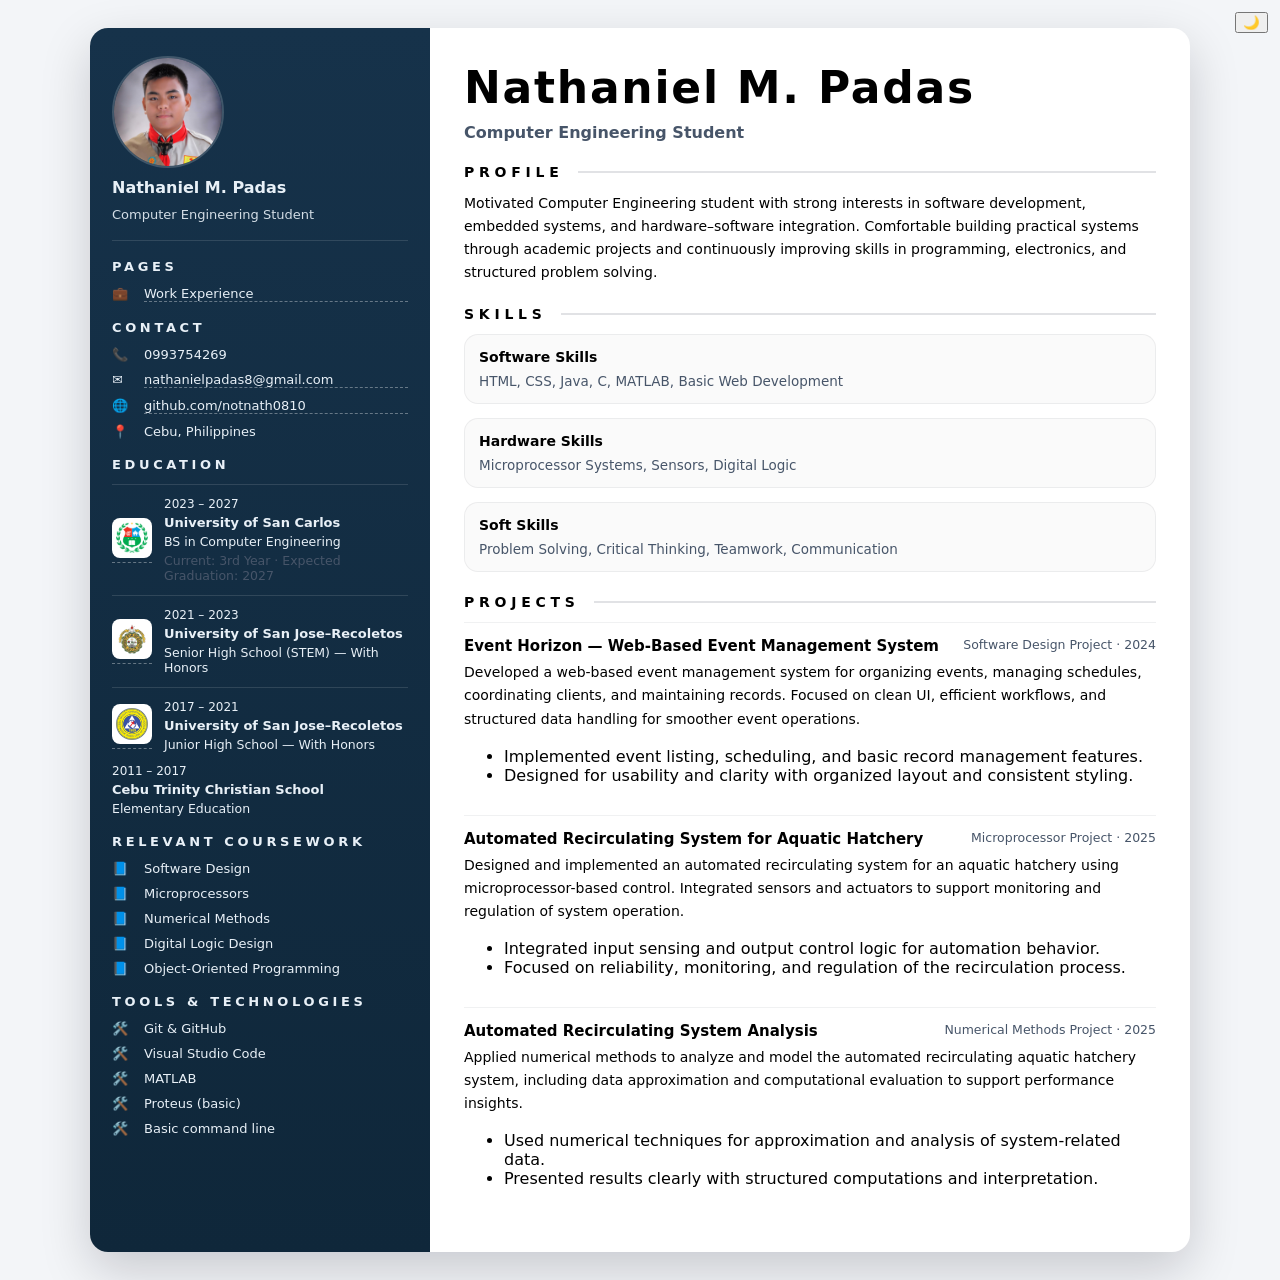
<file: index.html>
<!DOCTYPE html>
<html lang="en">
<head>
  <meta charset="UTF-8" />
  <meta name="viewport" content="width=device-width, initial-scale=1.0"/>
  <title>Nathaniel M. Padas | Resume</title>
  <link rel="stylesheet" href="style.css" />
</head>
<body>
<button id='darkModeToggle' style='position:fixed;top:12px;right:12px;z-index:999;'>🌙</button>

<main class="page">
  <!-- SIDEBAR -->
  <aside class="sidebar">
    <div class="photo-block">
      <img class="avatar-img" src="profile.jpg" alt="Profile photo of Nathaniel M. Padas" />
      <p class="sidebar-name">Nathaniel M. Padas</p>
      <p class="sidebar-role">Computer Engineering Student</p>
    </div>


    <section class="side-section">
      <h2 class="side-title">Pages</h2>
      <ul class="side-list">
        <li class="side-item"><span class="ico">💼</span><a href="experience.html">Work Experience</a></li>
      </ul>
    </section>


    <section class="side-section">
      <h2 class="side-title">Contact</h2>
      <ul class="side-list">
        <li class="side-item"><span class="ico">📞</span><span>0993754269</span></li>
        <li class="side-item"><span class="ico">✉️</span><a href="mailto:nathanielpadas8@gmail.com">nathanielpadas8@gmail.com</a></li>
        <li class="side-item"><span class="ico">🌐</span><a href="https://github.com/notnath0810" target="_blank" rel="noreferrer">github.com/notnath0810</a></li>
        <li class="side-item"><span class="ico">📍</span><span>Cebu, Philippines</span></li>
      </ul>
    </section>

    <section class="side-section">
      <h2 class="side-title">Education</h2>
      <div class="edu">
  <div class="edu-flex">
    <a href="https://usc.edu.ph" target="_blank" class="edu-logo-wrap" data-name="University of San Carlos">
      <img src="usc.png" class="edu-logo">
    </a>
    <div>
        <p class="edu-year">2023 – 2027</p>
        <p class="edu-school">University of San Carlos</p>
        <p class="edu-detail">BS in Computer Engineering</p>
        <p class="edu-detail muted">Current: 3rd Year · Expected Graduation: 2027</p>
      </div></div></div>
      <div class="edu">
  <div class="edu-flex">
    <a href="https://usjr.edu.ph" target="_blank" class="edu-logo-wrap" data-name="University of San Jose–Recoletos">
      <img src="usjr.png" class="edu-logo">
    </a>
    <div>
        <p class="edu-year">2021 – 2023</p>
        <p class="edu-school">University of San Jose–Recoletos</p>
        <p class="edu-detail">Senior High School (STEM) — With Honors</p>
      </div></div></div>
      <div class="edu">
  <div class="edu-flex">
    <a href="#" class="edu-logo-wrap" data-name="Cebu Trinity Christian School">
      <img src="ctcs.png" class="edu-logo">
    </a>
    <div>
        <p class="edu-year">2017 – 2021</p>
        <p class="edu-school">University of San Jose–Recoletos</p>
        <p class="edu-detail">Junior High School — With Honors</p>
      </div></div></div>
      
        <p class="edu-year">2011 – 2017</p>
        <p class="edu-school">Cebu Trinity Christian School</p>
        <p class="edu-detail">Elementary Education</p>
      </div>
    </section>

    <!-- Relevant Coursework -->
    <section class="side-section">
      <h2 class="side-title">Relevant Coursework</h2>
      <ul class="side-list">
        <li class="side-item"><span class="ico">📘</span>Software Design</li>
        <li class="side-item"><span class="ico">📘</span>Microprocessors</li>
        <li class="side-item"><span class="ico">📘</span>Numerical Methods</li>
        <li class="side-item"><span class="ico">📘</span>Digital Logic Design</li>
        <li class="side-item"><span class="ico">📘</span>Object-Oriented Programming</li>
      </ul>
    </section>

    <!-- Tools & Technologies -->
    <section class="side-section">
      <h2 class="side-title">Tools &amp; Technologies</h2>
      <ul class="side-list">
        <li class="side-item"><span class="ico">🛠️</span>Git &amp; GitHub</li>
        <li class="side-item"><span class="ico">🛠️</span>Visual Studio Code</li>
        <li class="side-item"><span class="ico">🛠️</span>MATLAB</li>
        <li class="side-item"><span class="ico">🛠️</span>Proteus (basic)</li>
        <li class="side-item"><span class="ico">🛠️</span>Basic command line</li>
      </ul>
    </section>
  </aside>

  <!-- CONTENT -->
  <section class="content">
    <header class="header">
      <h1 class="name" id="typing"></h1>
      <p class="headline">Computer Engineering Student</p>
    </header>

    <section class="block">
      <div class="block-head">
        <h2>Profile</h2>
        <div class="rule"></div>
      </div>
      <p class="para">
        Motivated Computer Engineering student with strong interests in software development,
        embedded systems, and hardware–software integration. Comfortable building practical systems
        through academic projects and continuously improving skills in programming, electronics,
        and structured problem solving.
      </p>
    </section>

    <section class="block">
      <div class="block-head">
        <h2>Skills</h2>
        <div class="rule"></div>
      </div>
      <div class="skills-grid">
        <div class="skill-group">
          <h3 class="skill-group-title">Software Skills</h3>
          <p class="skill-line">HTML, CSS, Java, C, MATLAB, Basic Web Development</p>
        </div>
        <div class="skill-group">
          <h3 class="skill-group-title">Hardware Skills</h3>
          <p class="skill-line">Microprocessor Systems, Sensors, Digital Logic</p>
        </div>
        <div class="skill-group">
          <h3 class="skill-group-title">Soft Skills</h3>
          <p class="skill-line">Problem Solving, Critical Thinking, Teamwork, Communication</p>
        </div>
      </div>
    </section>

    <section class="block">
      <div class="block-head">
        <h2>Projects</h2>
        <div class="rule"></div>
      </div>

      <article class="project">
        <div class="project-top">
          <h3 class="project-title">Event Horizon — Web-Based Event Management System</h3>
          <span class="project-date muted">Software Design Project · 2024</span>
        </div>
        <p class="para">
          Developed a web-based event management system for organizing events, managing schedules,
          coordinating clients, and maintaining records. Focused on clean UI, efficient workflows,
          and structured data handling for smoother event operations.
        </p>
        <ul class="bullets">
          <li>Implemented event listing, scheduling, and basic record management features.</li>
          <li>Designed for usability and clarity with organized layout and consistent styling.</li>
        </ul>
      </article>

      <article class="project">
        <div class="project-top">
          <h3 class="project-title">Automated Recirculating System for Aquatic Hatchery</h3>
          <span class="project-date muted">Microprocessor Project · 2025</span>
        </div>
        <p class="para">
          Designed and implemented an automated recirculating system for an aquatic hatchery using
          microprocessor-based control. Integrated sensors and actuators to support monitoring and
          regulation of system operation.
        </p>
        <ul class="bullets">
          <li>Integrated input sensing and output control logic for automation behavior.</li>
          <li>Focused on reliability, monitoring, and regulation of the recirculation process.</li>
        </ul>
      </article>

      <article class="project">
        <div class="project-top">
          <h3 class="project-title">Automated Recirculating System Analysis</h3>
          <span class="project-date muted">Numerical Methods Project · 2025</span>
        </div>
        <p class="para">
          Applied numerical methods to analyze and model the automated recirculating aquatic hatchery
          system, including data approximation and computational evaluation to support performance insights.
        </p>
        <ul class="bullets">
          <li>Used numerical techniques for approximation and analysis of system-related data.</li>
          <li>Presented results clearly with structured computations and interpretation.</li>
        </ul>
      </article>
    </section>
  </section>
</main>

<script src='script.js'></script>
</body>
</html>
</file>
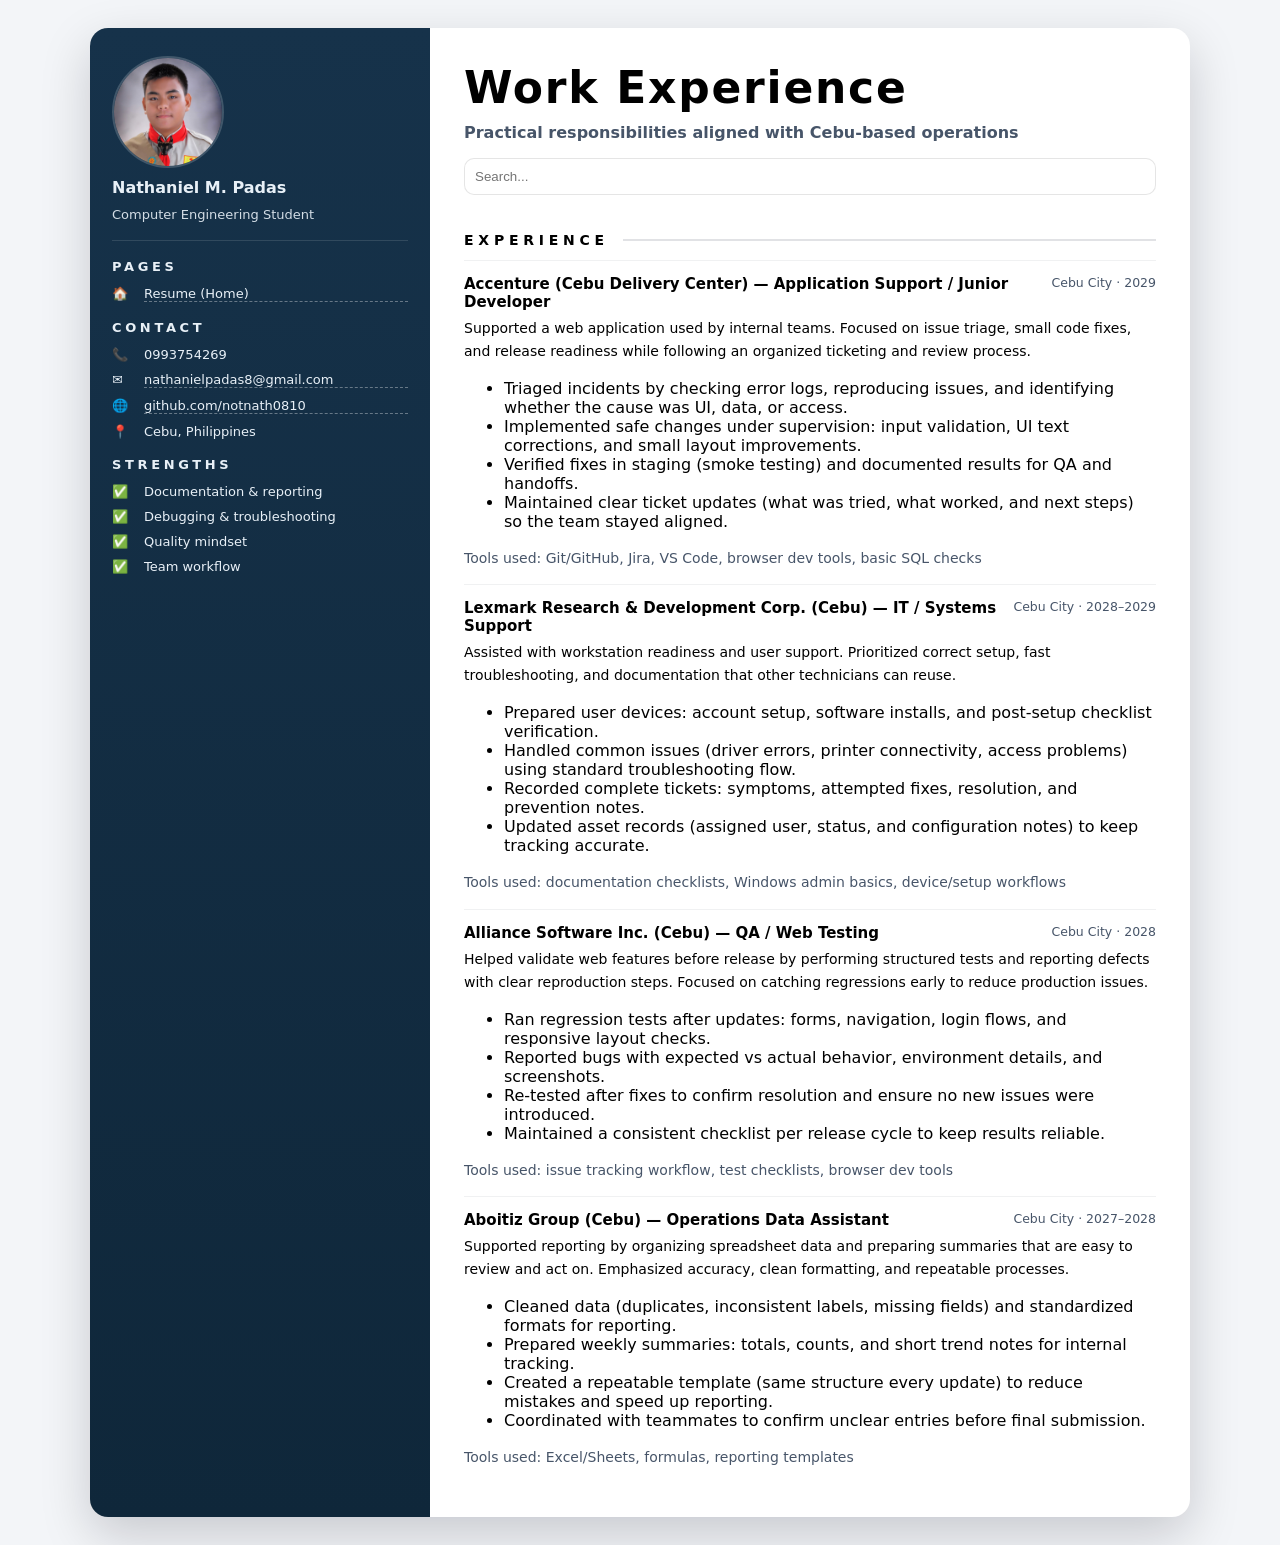
<file: experience.html>
<!DOCTYPE html>
<html lang="en">
<head>
  <meta charset="UTF-8" />
  <meta name="viewport" content="width=device-width, initial-scale=1.0"/>
  <title>Nathaniel M. Padas | Work Experience</title>
  <link rel="stylesheet" href="style.css" />
</head>
<body>

<main class="page">
  <!-- SIDEBAR -->
  <aside class="sidebar">
    <div class="photo-block">
      <img class="avatar-img" src="profile.jpg" alt="Profile photo of Nathaniel M. Padas" />
      <p class="sidebar-name">Nathaniel M. Padas</p>
      <p class="sidebar-role">Computer Engineering Student</p>
    </div>

    <section class="side-section">
      <h2 class="side-title">Pages</h2>
      <ul class="side-list">
        <li class="side-item"><span class="ico">🏠</span><a href="index.html">Resume (Home)</a></li>
      </ul>
    </section>

    <section class="side-section">
      <h2 class="side-title">Contact</h2>
      <ul class="side-list">
        <li class="side-item"><span class="ico">📞</span><span>0993754269</span></li>
        <li class="side-item"><span class="ico">✉️</span><a href="mailto:nathanielpadas8@gmail.com">nathanielpadas8@gmail.com</a></li>
        <li class="side-item"><span class="ico">🌐</span><a href="https://github.com/notnath0810" target="_blank" rel="noreferrer">github.com/notnath0810</a></li>
        <li class="side-item"><span class="ico">📍</span><span>Cebu, Philippines</span></li>
      </ul>
    </section>

    <section class="side-section">
      <h2 class="side-title">Strengths</h2>
      <ul class="side-list">
        <li class="side-item"><span class="ico">✅</span><span>Documentation & reporting</span></li>
        <li class="side-item"><span class="ico">✅</span><span>Debugging & troubleshooting</span></li>
        <li class="side-item"><span class="ico">✅</span><span>Quality mindset</span></li>
        <li class="side-item"><span class="ico">✅</span><span>Team workflow</span></li>
      </ul>
    </section>
  </aside>

  <!-- CONTENT -->
  <section class="content">
    <header>
      <h1 class="name">Work Experience</h1>
      <p class="headline">Practical responsibilities aligned with Cebu-based operations</p>
    </header>

    <input id='search' placeholder='Search...' style='width:100%;padding:10px;margin-bottom:15px;border-radius:10px;border:1px solid rgba(0,0,0,0.1);'>
<section class='block'>
      <div class="block-head">
        <h2>Experience</h2>
        <div class="rule"></div>
      </div>

      <article class="project">
        <div class="project-top clickable">
          <h3 class="project-title">Accenture (Cebu Delivery Center) — Application Support / Junior Developer</h3>
          <span class="project-date muted">Cebu City · 2029</span>
        </div>
        <p class="para">
          Supported a web application used by internal teams. Focused on issue triage, small code fixes, and release readiness
          while following an organized ticketing and review process.
        </p>
        <ul class="bullets">
          <li>Triaged incidents by checking error logs, reproducing issues, and identifying whether the cause was UI, data, or access.</li>
          <li>Implemented safe changes under supervision: input validation, UI text corrections, and small layout improvements.</li>
          <li>Verified fixes in staging (smoke testing) and documented results for QA and handoffs.</li>
          <li>Maintained clear ticket updates (what was tried, what worked, and next steps) so the team stayed aligned.</li>
        </ul>
        <p class="para muted">Tools used: Git/GitHub, Jira, VS Code, browser dev tools, basic SQL checks</p>
      </article>

      <article class="project">
        <div class="project-top clickable">
          <h3 class="project-title">Lexmark Research &amp; Development Corp. (Cebu) — IT / Systems Support</h3>
          <span class="project-date muted">Cebu City · 2028–2029</span>
        </div>
        <p class="para">
          Assisted with workstation readiness and user support. Prioritized correct setup, fast troubleshooting,
          and documentation that other technicians can reuse.
        </p>
        <ul class="bullets">
          <li>Prepared user devices: account setup, software installs, and post-setup checklist verification.</li>
          <li>Handled common issues (driver errors, printer connectivity, access problems) using standard troubleshooting flow.</li>
          <li>Recorded complete tickets: symptoms, attempted fixes, resolution, and prevention notes.</li>
          <li>Updated asset records (assigned user, status, and configuration notes) to keep tracking accurate.</li>
        </ul>
        <p class="para muted">Tools used: documentation checklists, Windows admin basics, device/setup workflows</p>
      </article>

      <article class="project">
        <div class="project-top clickable">
          <h3 class="project-title">Alliance Software Inc. (Cebu) — QA / Web Testing</h3>
          <span class="project-date muted">Cebu City · 2028</span>
        </div>
        <p class="para">
          Helped validate web features before release by performing structured tests and reporting defects with clear reproduction steps.
          Focused on catching regressions early to reduce production issues.
        </p>
        <ul class="bullets">
          <li>Ran regression tests after updates: forms, navigation, login flows, and responsive layout checks.</li>
          <li>Reported bugs with expected vs actual behavior, environment details, and screenshots.</li>
          <li>Re-tested after fixes to confirm resolution and ensure no new issues were introduced.</li>
          <li>Maintained a consistent checklist per release cycle to keep results reliable.</li>
        </ul>
        <p class="para muted">Tools used: issue tracking workflow, test checklists, browser dev tools</p>
      </article>

      <article class="project">
        <div class="project-top clickable">
          <h3 class="project-title">Aboitiz Group (Cebu) — Operations Data Assistant</h3>
          <span class="project-date muted">Cebu City · 2027–2028</span>
        </div>
        <p class="para">
          Supported reporting by organizing spreadsheet data and preparing summaries that are easy to review and act on.
          Emphasized accuracy, clean formatting, and repeatable processes.
        </p>
        <ul class="bullets">
          <li>Cleaned data (duplicates, inconsistent labels, missing fields) and standardized formats for reporting.</li>
          <li>Prepared weekly summaries: totals, counts, and short trend notes for internal tracking.</li>
          <li>Created a repeatable template (same structure every update) to reduce mistakes and speed up reporting.</li>
          <li>Coordinated with teammates to confirm unclear entries before final submission.</li>
        </ul>
        <p class="para muted">Tools used: Excel/Sheets, formulas, reporting templates</p>
      </article>

    </section>

  </section>
</main>

<script src='script.js'></script>
</body>
</html>
</file>
<file: style.css>
/* Same styling as previous version */
:root{
  --bg:#f3f5f8;--paper:#fff;--ink:#0f172a;--muted:#475569;
  --sidebar:#16324a;--sidebar-2:#0f273a;--line:rgba(15,23,42,.12);
  --soft:rgba(15,23,42,.06);--radius:18px}
*{box-sizing:border-box}
body{margin:0;font-family:system-ui,-apple-system,Segoe UI,Roboto,Arial,sans-serif;background:var(--bg)}
.page{width:min(1100px,94vw);margin:28px auto;background:var(--paper);border-radius:var(--radius);overflow:hidden;box-shadow:0 18px 50px rgba(2,8,23,.18);display:grid;grid-template-columns:340px 1fr}
.sidebar{background:linear-gradient(180deg,var(--sidebar),var(--sidebar-2));color:#e8f0f7;padding:28px 22px}
.photo-block{display:grid;justify-items:center;gap:10px;padding-bottom:18px;border-bottom:1px solid rgba(255,255,255,.12);margin-bottom:18px}
.avatar-img{width:112px;height:112px;border-radius:999px;object-fit:cover;border:2px solid rgba(255,255,255,.18)}
.sidebar-name{font-weight:800;margin:0;font-size:16px}
.sidebar-role{margin:0;font-size:13px;opacity:.9}
.side-section{margin-top:18px}
.side-title{font-size:13px;letter-spacing:.28em;text-transform:uppercase;margin:0 0 12px}
.side-list{list-style:none;padding:0;margin:0;display:grid;gap:10px}
.side-item{display:grid;grid-template-columns:22px 1fr;gap:10px;font-size:13px}
.sidebar a{color:#e8f0f7;text-decoration:none;border-bottom:1px dashed rgba(255,255,255,.35)}
.edu{padding:12px 0;border-top:1px solid rgba(255,255,255,.12)}
.edu-year{margin:0;font-size:12px}
.edu-school{margin:4px 0 0;font-weight:700;font-size:13px}
.edu-detail{margin:4px 0 0;font-size:12.5px}
.content{padding:34px}
.name{margin:0;font-size:44px;font-weight:900;letter-spacing:.04em}
.headline{margin-top:10px;color:var(--muted);font-weight:600}
.block{margin-top:22px}
.block-head{display:grid;grid-template-columns:auto 1fr;gap:14px;align-items:center;margin-bottom:12px}
.block h2{margin:0;font-size:14px;letter-spacing:.34em;text-transform:uppercase}
.rule{height:2px;background:var(--line)}
.para{margin:0;font-size:14px;line-height:1.65}
.project{padding:14px 0;border-top:1px solid var(--soft)}
.project-top{display:grid;grid-template-columns:1fr auto;gap:12px;margin-bottom:6px}
.project-title{margin:0;font-size:15px;font-weight:800}
.project-date{font-size:12.5px}
.skills-grid{display:grid;gap:14px}
.skill-group{border:1px solid var(--soft);border-radius:14px;padding:14px;background:rgba(15,23,42,.02)}
.skill-group-title{margin:0 0 8px;font-size:14px;font-weight:800}
.skill-line{margin:0;color:var(--muted);font-size:13.5px}
.muted{color:var(--muted)}
@media(max-width:900px){.page{grid-template-columns:1fr}.name{font-size:34px}.project-top{grid-template-columns:1fr}}


/* ===== Sidebar alignment fix (v6) ===== */
.photo-block {
  justify-items: start;
  text-align: left;
}

.sidebar-name,
.sidebar-role {
  text-align: left;
}

.avatar-img {
  margin-left: 0;
}

.side-section {
  text-align: left;
}


/* === Interactive logos === */
.edu-flex { display:flex; gap:12px; align-items:center; }
.edu-logo { width:40px; height:40px; object-fit:contain; border-radius:8px; background:#fff; padding:4px; transition:all .25s ease; }
.edu-logo-wrap { position:relative; display:inline-block; }
.edu-logo-wrap:hover .edu-logo { transform:scale(1.15) translateY(-3px); box-shadow:0 10px 25px rgba(59,130,246,.25); }
.edu-logo-wrap::after { content:attr(data-name); position:absolute; bottom:120%; left:50%; transform:translateX(-50%); background:#0f172a; color:#fff; padding:6px 10px; font-size:12px; border-radius:6px; white-space:nowrap; opacity:0; pointer-events:none; transition:.2s; }
.edu-logo-wrap:hover::after { opacity:1; transform:translateX(-50%) translateY(-5px); }

/* existing interactions (safe) */
.clickable { cursor:pointer; }
.project:hover { transform: translateY(-4px); transition: .2s ease; }
.reveal { opacity:0; transform:translateY(30px) scale(.98); transition: all .6s cubic-bezier(0.22,1,0.36,1); }
.reveal.show { opacity:1; transform:translateY(0) scale(1); }
.focus-container.focus-active .project:not(:hover),
.focus-container.focus-active .block:not(:hover) { filter: blur(2px); opacity:.6; transform:scale(.98); }
.dark-mode { --bg:#0f172a; --paper:#1e293b; --ink:#e2e8f0; --muted:#94a3b8; }
</file>
